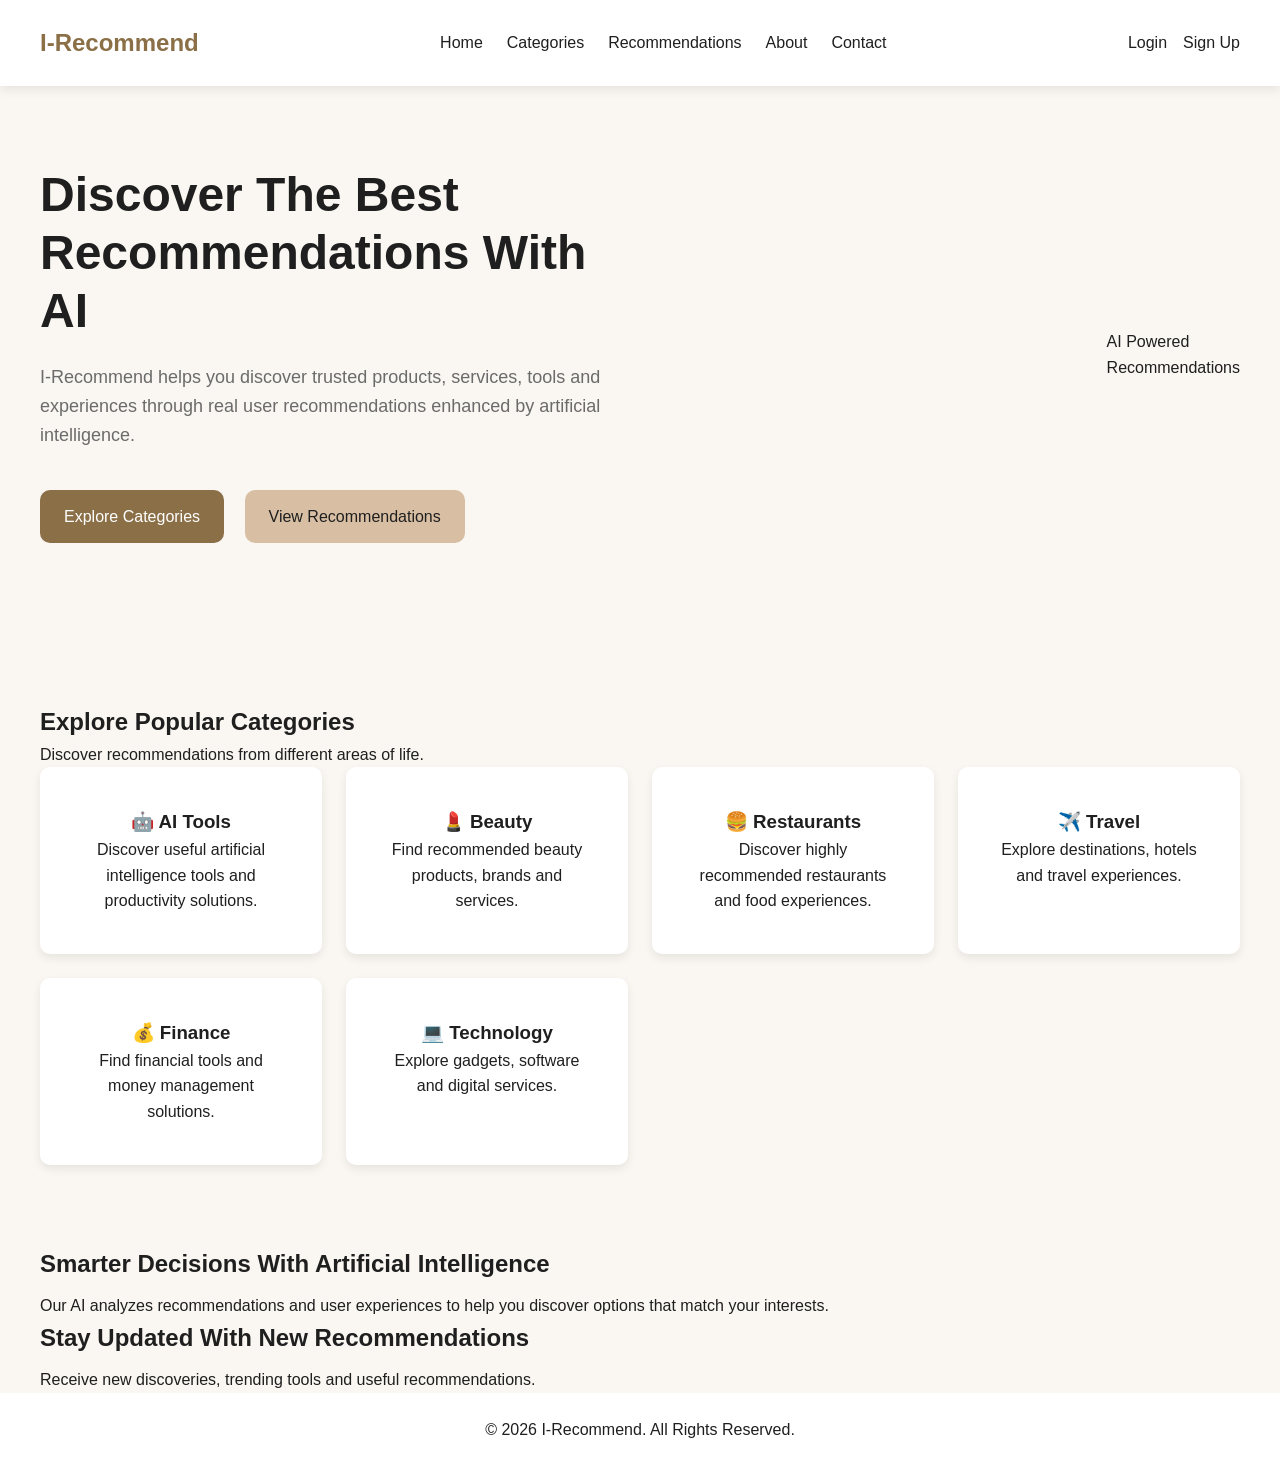
<file: index.html>
<!DOCTYPE html>
<html lang="en">

<head>

<meta charset="UTF-8">

<meta name="viewport" content="width=device-width, initial-scale=1.0">

<title>I-Recommend | AI Powered Recommendations</title>

<meta name="description" content="Discover trusted recommendations for products, services, tools, places and experiences powered by AI and community insights.">


<link rel="stylesheet" href="css/variables.css">

<link rel="stylesheet" href="css/styles.css">

<link rel="stylesheet" href="css/responsive.css">

<link rel="stylesheet" href="css/animations.css">


</head>


<body>


<header>


<nav class="navbar">


<div class="logo">
I-Recommend
</div>



<ul class="nav-links">


<li>
<a href="index.html">Home</a>
</li>


<li>
<a href="categories.html">Categories</a>
</li>


<li>
<a href="recommendation.html">Recommendations</a>
</li>


<li>
<a href="about.html">About</a>
</li>


<li>
<a href="contact.html">Contact</a>
</li>


</ul>




<div class="auth-buttons">


<a href="login.html">
Login
</a>


<a href="signup.html">
Sign Up
</a>


</div>


</nav>


</header>





<main>



<section class="hero">


<div class="hero-content">


<h1>
Discover The Best Recommendations With AI
</h1>


<p>
I-Recommend helps you discover trusted products, services, tools and experiences through real user recommendations enhanced by artificial intelligence.
</p>



<div class="hero-actions">


<a href="categories.html" class="primary-btn">
Explore Categories
</a>


<a href="recommendation.html" class="secondary-btn">
View Recommendations
</a>


</div>


</div>





<div class="hero-image">


<div class="ai-card">

AI Powered
<br>
Recommendations

</div>


</div>



</section>







<section class="categories-preview">


<h2>
Explore Popular Categories
</h2>


<p>
Discover recommendations from different areas of life.
</p>




<div class="category-container">





<div class="category-card">

<h3>
🤖 AI Tools
</h3>

<p>
Discover useful artificial intelligence tools and productivity solutions.
</p>

</div>






<div class="category-card">

<h3>
💄 Beauty
</h3>

<p>
Find recommended beauty products, brands and services.
</p>

</div>






<div class="category-card">

<h3>
🍔 Restaurants
</h3>

<p>
Discover highly recommended restaurants and food experiences.
</p>

</div>






<div class="category-card">

<h3>
✈️ Travel
</h3>

<p>
Explore destinations, hotels and travel experiences.
</p>

</div>






<div class="category-card">

<h3>
💰 Finance
</h3>

<p>
Find financial tools and money management solutions.
</p>

</div>






<div class="category-card">

<h3>
💻 Technology
</h3>

<p>
Explore gadgets, software and digital services.
</p>

</div>





</div>



</section>








<section class="ai-section">


<h2>
Smarter Decisions With Artificial Intelligence
</h2>


<p>
Our AI analyzes recommendations and user experiences to help you discover options that match your interests.
</p>


</section>








<section class="newsletter">


<h2>
Stay Updated With New Recommendations
</h2>


<p>
Receive new discoveries, trending tools and useful recommendations.
</p>


</section>





</main>







<footer>


<p>
© 2026 I-Recommend. All Rights Reserved.
</p>


</footer>




<script src="js/app.js"></script>

<script src="js/search.js"></script>


</body>


</html>
</file>
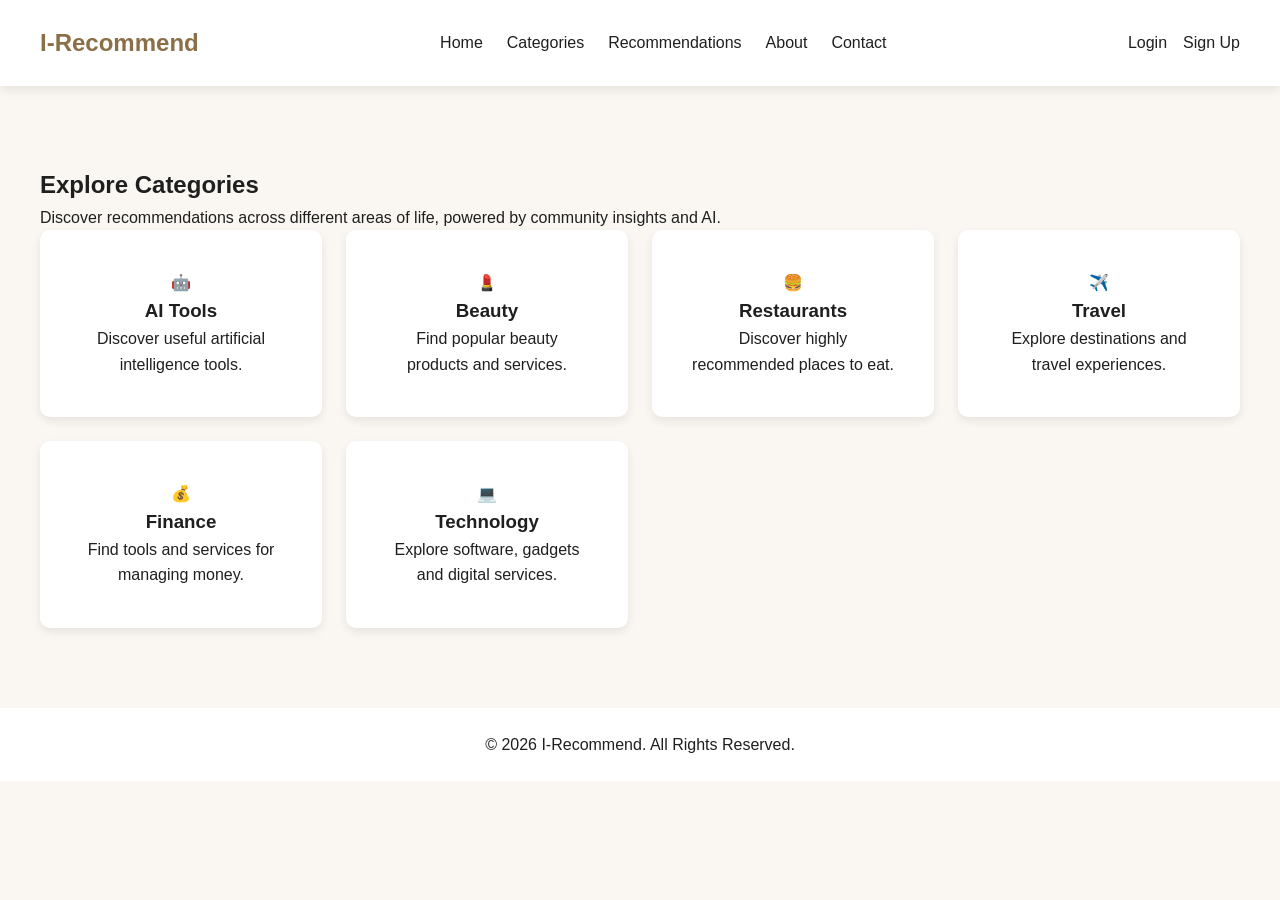
<file: categories.html>
<!DOCTYPE html>
<html lang="en">

<head>

<meta charset="UTF-8">

<meta name="viewport" content="width=device-width, initial-scale=1.0">

<title>Categories | I-Recommend</title>

<meta name="description" content="Explore recommendation categories on I-Recommend.">

<link rel="stylesheet" href="css/variables.css">

<link rel="stylesheet" href="css/styles.css">

<link rel="stylesheet" href="css/responsive.css">

<link rel="stylesheet" href="css/animations.css">

</head>


<body>


<header>


<nav class="navbar">


<div class="logo">

I-Recommend

</div>



<ul class="nav-links">


<li>
<a href="index.html">Home</a>
</li>


<li>
<a href="categories.html">Categories</a>
</li>


<li>
<a href="recommendation.html">Recommendations</a>
</li>


<li>
<a href="about.html">About</a>
</li>


<li>
<a href="contact.html">Contact</a>
</li>


</ul>



<div class="auth-buttons">


<a href="login.html">
Login
</a>


<a href="signup.html">
Sign Up
</a>


</div>


</nav>


</header>





<main>



<section class="categories-preview">


<h1>
Explore Categories
</h1>


<p>
Discover recommendations across different areas of life, powered by community insights and AI.
</p>



<div class="category-container">



<div class="category-card">

🤖

<h3>
AI Tools
</h3>

<p>
Discover useful artificial intelligence tools.
</p>

</div>





<div class="category-card">

💄

<h3>
Beauty
</h3>

<p>
Find popular beauty products and services.
</p>

</div>





<div class="category-card">

🍔

<h3>
Restaurants
</h3>

<p>
Discover highly recommended places to eat.
</p>

</div>





<div class="category-card">

✈️

<h3>
Travel
</h3>

<p>
Explore destinations and travel experiences.
</p>

</div>





<div class="category-card">

💰

<h3>
Finance
</h3>

<p>
Find tools and services for managing money.
</p>

</div>





<div class="category-card">

💻

<h3>
Technology
</h3>

<p>
Explore software, gadgets and digital services.
</p>

</div>



</div>


</section>



</main>




<footer>


<p>
© 2026 I-Recommend. All Rights Reserved.
</p>


</footer>



<script src="js/app.js"></script>


</body>

</html>
</file>
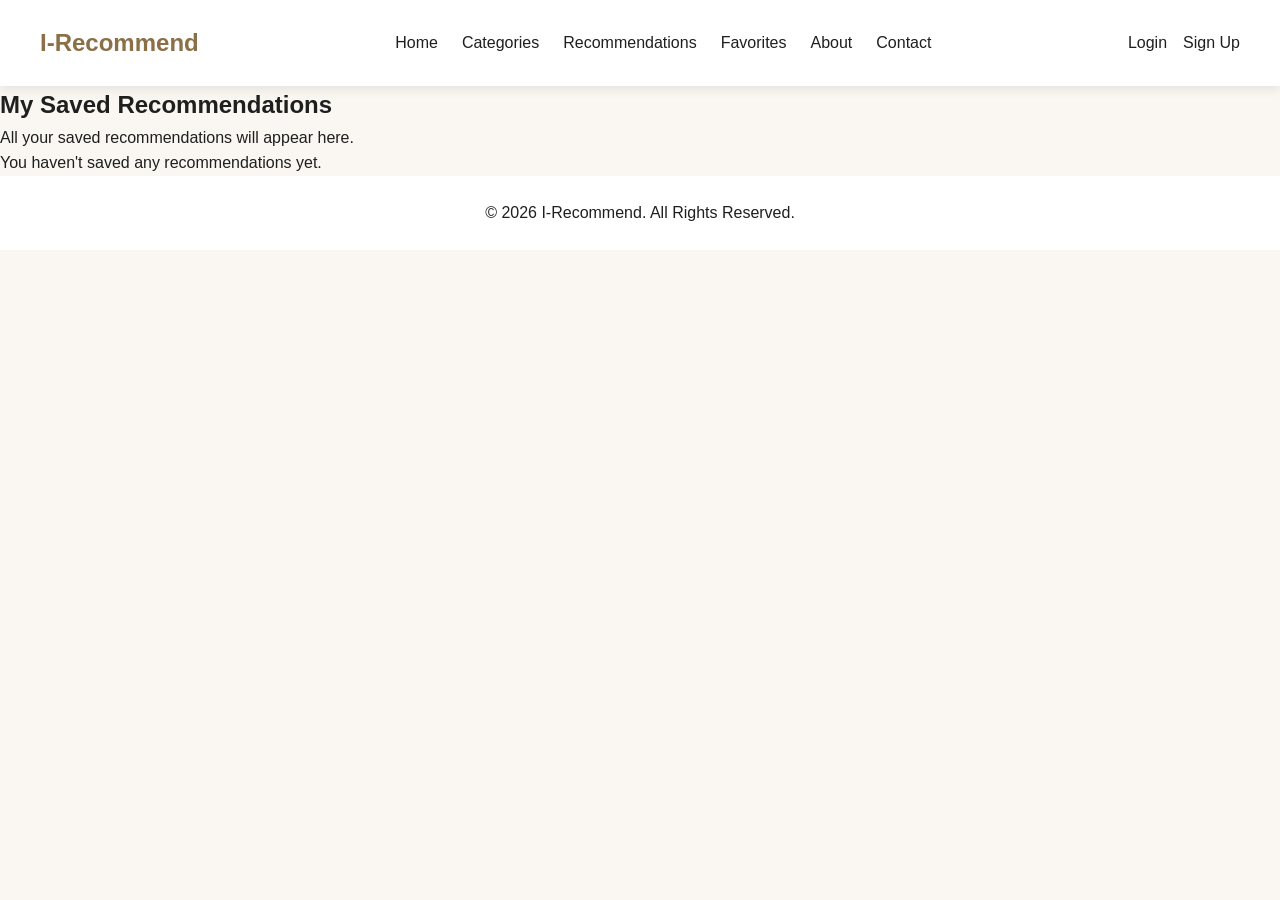
<file: favorites.html>
<!DOCTYPE html>
<html lang="en">

<head>

<meta charset="UTF-8">

<meta name="viewport" content="width=device-width, initial-scale=1.0">

<title>Favorites | I-Recommend</title>

<link rel="stylesheet" href="css/variables.css">
<link rel="stylesheet" href="css/styles.css">
<link rel="stylesheet" href="css/responsive.css">
<link rel="stylesheet" href="css/animations.css">

</head>

<body>

<header>

<nav class="navbar">

<div class="logo">

I-Recommend

</div>

<ul class="nav-links">

<li><a href="index.html">Home</a></li>

<li><a href="categories.html">Categories</a></li>

<li><a href="recommendation.html">Recommendations</a></li>

<li><a href="favorites.html">Favorites</a></li>

<li><a href="about.html">About</a></li>

<li><a href="contact.html">Contact</a></li>

</ul>

<div class="auth-buttons">

<a href="login.html">Login</a>

<a href="signup.html">Sign Up</a>

</div>

</nav>

</header>

<main>

<section class="page-header">

<h1>

My Saved Recommendations

</h1>

<p>

All your saved recommendations will appear here.

</p>

</section>

<section>

<div class="recommendation-grid" id="favoritesGrid">

</div>

</section>

</main>

<footer>

<p>

© 2026 I-Recommend. All Rights Reserved.

</p>

</footer>

<script src="js/app.js"></script>
<script src="js/favorites.js"></script>

</body>

</html>
</file>
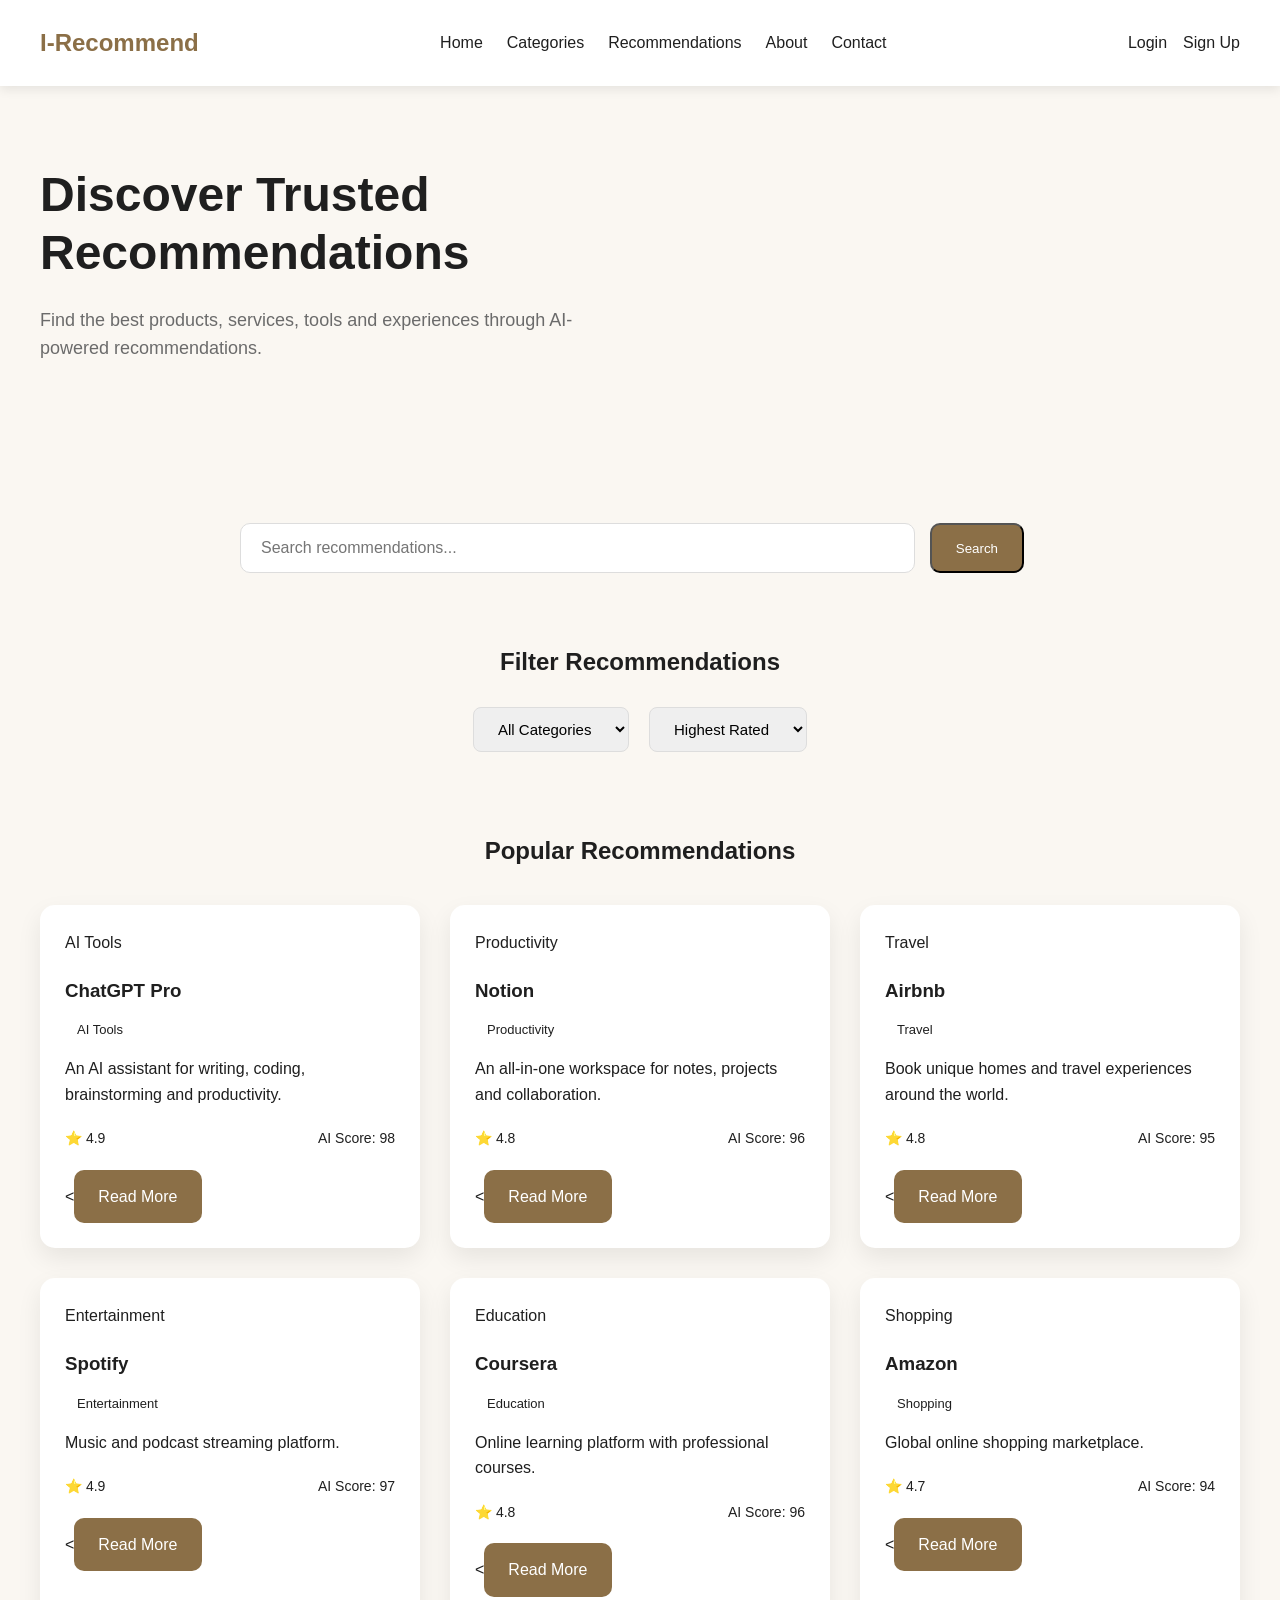
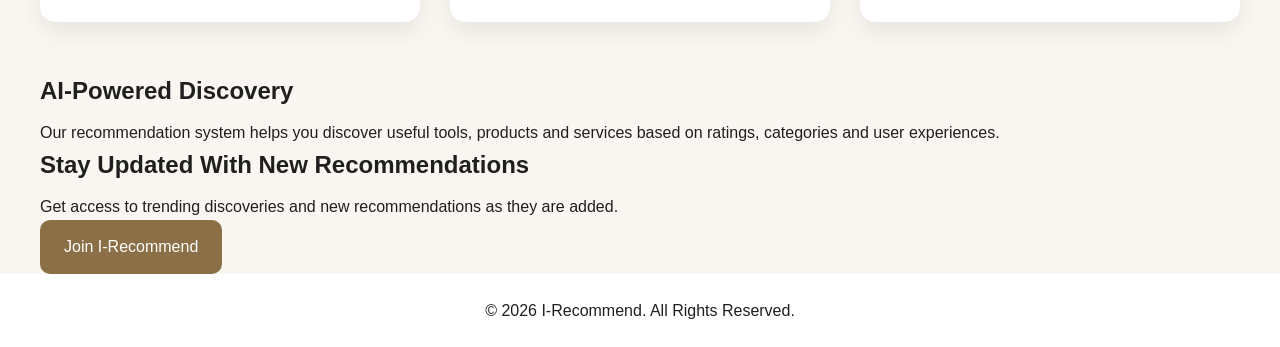
<file: recommendation.html>
<!DOCTYPE html>
<html lang="en">

<head>

<meta charset="UTF-8">

<meta name="viewport" content="width=device-width, initial-scale=1.0">

<title>Recommendations | I-Recommend</title>

<meta name="description" content="Discover AI-powered recommendations from I-Recommend.">


<link rel="stylesheet" href="css/variables.css">

<link rel="stylesheet" href="css/styles.css">

<link rel="stylesheet" href="css/responsive.css">

<link rel="stylesheet" href="css/animations.css">


</head>


<body>


<header>

<nav class="navbar">


<div class="logo">

I-Recommend

</div>




<ul class="nav-links">


<li>
<a href="index.html">Home</a>
</li>


<li>
<a href="categories.html">Categories</a>
</li>


<li>
<a href="recommendation.html">Recommendations</a>
</li>


<li>
<a href="about.html">About</a>
</li>


<li>
<a href="contact.html">Contact</a>
</li>


</ul>




<div class="auth-buttons">


<a href="login.html">
Login
</a>


<a href="signup.html">
Sign Up
</a>


</div>


</nav>


</header>





<main>



<section class="hero">


<div class="hero-content">


<h1>

Discover Trusted Recommendations

</h1>


<p>

Find the best products, services, tools and experiences through AI-powered recommendations.

</p>


</div>


</section>





<section class="search-section">


<div class="search-container">


<input
type="text"
id="searchInput"
placeholder="Search recommendations..."
>


<button class="primary-btn">

Search

</button>


</div>


</section>





<section class="filter-section">


<h2>

Filter Recommendations

</h2>


<div class="filters">


<select>

<option>
All Categories
</option>


<option>
AI Tools
</option>


<option>
Beauty
</option>


<option>
Travel
</option>


<option>
Technology
</option>


<option>
Finance
</option>


</select>





<select>

<option>
Highest Rated
</option>


<option>
Newest
</option>


<option>
Trending
</option>


</select>



</div>


</section>





<section class="recommendations">


<h2>

Popular Recommendations

</h2>



<div class="recommendation-grid">


</div>


</section>

<section class="ai-section">


<div class="section-content">


<h2>

AI-Powered Discovery

</h2>


<p>

Our recommendation system helps you discover useful tools, products and services based on ratings, categories and user experiences.

</p>


</div>


</section>





<section class="newsletter">


<div class="section-content">


<h2>

Stay Updated With New Recommendations

</h2>


<p>

Get access to trending discoveries and new recommendations as they are added.

</p>


<a href="signup.html" class="primary-btn">

Join I-Recommend

</a>


</div>


</section>



</main>





<footer>


<p>

© 2026 I-Recommend. All Rights Reserved.

</p>


</footer>



<script src="js/app.js"></script>


<script src="js/search.js"></script>


</body>


</html>
</file>
<file: css/variables.css>
:root {

/* Brand Colors */

--primary-color: #8B6F47;
--secondary-color: #D8BFA3;
--accent-color: #6A4E42;

--background-color: #FAF7F2;
--surface-color: #FFFFFF;

--text-primary: #1F1F1F;
--text-secondary: #6B6B6B;


/* Buttons */

--button-radius: 10px;


/* Typography */

--font-primary: "Inter", Arial, sans-serif;


/* Spacing System */

--space-xs: 8px;
--space-sm: 16px;
--space-md: 24px;
--space-lg: 40px;
--space-xl: 80px;


/* Shadows */

--shadow-small:
0 4px 10px rgba(0,0,0,0.08);


--shadow-medium:
0 10px 30px rgba(0,0,0,0.12);


}
</file>
<file: css/styles.css>
/* Global Reset */

* {
margin: 0;
padding: 0;
box-sizing: border-box;
}



body {

font-family: var(--font-primary);

background: var(--background-color);

color: var(--text-primary);

line-height: 1.6;

}

.container {
width: min(1200px, 90%);
margin: 0 auto;
}



a {

text-decoration: none;

color: inherit;

}



ul {

list-style: none;

}



/* Navigation */


.navbar {

display: flex;

justify-content: space-between;

align-items: center;

padding: var(--space-md) var(--space-lg);

background: var(--surface-color);

box-shadow: var(--shadow-small);

}



.logo {

font-size: 24px;

font-weight: 700;

color: var(--primary-color);

}



.nav-links {

display: flex;

gap: var(--space-md);

}



.nav-links a {

color: var(--text-primary);

}



.auth-buttons {

display: flex;

gap: var(--space-sm);

}




/* Hero */


.hero {

display: flex;

justify-content: space-between;

align-items: center;

padding: var(--space-xl) var(--space-lg);

}



.hero-content {

max-width: 600px;

}



.hero h1 {

font-size: 48px;

line-height: 1.2;

margin-bottom: var(--space-md);

}



.hero p {

color: var(--text-secondary);

font-size: 18px;

margin-bottom: var(--space-lg);

}




/* Buttons */


.primary-btn,
.secondary-btn {

display: inline-block;

padding: 14px 24px;

border-radius: var(--button-radius);

margin-right: var(--space-sm);

}



.primary-btn {

background: var(--primary-color);

color:white;

}



.secondary-btn {

background: var(--secondary-color);

}



/* Categories */


.categories-preview {

padding: var(--space-xl) var(--space-lg);

}



.category-container {

display:grid;

grid-template-columns:repeat(4,1fr);

gap:var(--space-md);

}



.category-card {

background:white;

padding:40px;

border-radius:var(--button-radius);

box-shadow:var(--shadow-small);

text-align:center;

}



/* Footer */


footer {

text-align:center;

padding:var(--space-md);

background:white;

}

.ai-section,
.newsletter {
padding-left: 40px;
padding-right: 40px;
}

.ai-section h2,
.newsletter h2 {
margin-bottom: 10px;
}

.ai-section p,
.newsletter p {
margin-top: 0;
}

/* =========================
RECOMMENDATION PAGE
========================= */


.search-section {

padding: 40px 20px;

display: flex;

justify-content: center;

}



.search-container {

display: flex;

gap: 15px;

width: 100%;

max-width: 800px;

}



.search-container input {

flex: 1;

padding: 15px 20px;

border-radius: 10px;

border: 1px solid #ddd;

font-size: 16px;

}





.filter-section {

padding: 30px 40px;

text-align: center;

}



.filters {

display: flex;

justify-content: center;

gap: 20px;

margin-top: 25px;

flex-wrap: wrap;

}



.filters select {

padding: 12px 20px;

border-radius: 8px;

border: 1px solid #ddd;

font-size: 15px;

}






.recommendations {

padding: 50px 40px;

}



.recommendations h2 {

text-align: center;

margin-bottom: 35px;

}





.recommendation-grid {

display: grid;

grid-template-columns: repeat(3, 1fr);

gap: 30px;

}






.recommendation-card {

padding: 25px;

border-radius: 15px;

background: white;

box-shadow: 0 10px 25px rgba(0,0,0,0.08);

transition: transform 0.3s ease;

}





.recommendation-card:hover {

transform: translateY(-5px);

}





.recommendation-card img {

width: 100%;

height: 180px;

object-fit: cover;

border-radius: 10px;

}



.recommendation-card h3 {

margin-top: 20px;

}



.category-tag {

display: inline-block;

margin: 10px 0;

padding: 5px 12px;

border-radius: 20px;

font-size: 13px;

}



.card-footer {

display: flex;

justify-content: space-between;

margin: 20px 0;

font-size: 14px;

}





@media (max-width: 900px) {


.recommendation-grid {

grid-template-columns: repeat(2, 1fr);

}


}





@media (max-width: 600px) {


.search-container {

flex-direction: column;

}



.recommendation-grid {

grid-template-columns: 1fr;

}



.recommendations {

padding: 30px 20px;

}


}

/* =====================================
RECOMMENDATION DETAILS PAGE
===================================== */

.details-hero{

padding:60px 40px;

}

.back-link{

display:inline-block;

margin-bottom:30px;

text-decoration:none;

font-weight:600;

}

.details-container{

display:grid;

grid-template-columns:1fr 1.2fr;

gap:50px;

align-items:start;

}

.details-image{

width:100%;

}

.details-image .placeholder-image{

height:400px;

border-radius:16px;

display:flex;

justify-content:center;

align-items:center;

font-size:2rem;

font-weight:bold;

background:#ececec;

}

.details-content h1{

margin:15px 0;

}

.details-rating{

display:flex;

gap:25px;

margin:20px 0;

font-weight:600;

}

.details-content p{

line-height:1.8;

margin-bottom:30px;

}

.pros-list,
.cons-list{

margin:15px 0 30px 20px;

line-height:2;

}

.details-actions{

display:flex;

gap:20px;

flex-wrap:wrap;

margin-top:30px;

}

.related-recommendations{

padding:70px 40px;

}

.related-recommendations h2{

text-align:center;

margin-bottom:35px;

}

@media (max-width:900px){

.details-container{

grid-template-columns:1fr;

}

.details-image .placeholder-image{

height:280px;

}

}

.details-image img{

width:100%;

height:400px;

object-fit:cover;

border-radius:16px;

display:block;

}

.user-rating {
margin-top: 40px;
}

#ratingStars {
display: flex;
gap: 10px;
font-size: 2rem;
cursor: pointer;
margin: 15px 0;
}

#ratingStars span {
opacity: 0.4;
transition: opacity 0.2s ease;
}

#ratingStars span.active {
opacity: 1;
}

.user-reviews{
margin-top:50px;
}

#reviewInput{

width:100%;

min-height:120px;

padding:15px;

border-radius:10px;

margin:20px 0;

font-size:1rem;

resize:vertical;

}

#reviewsContainer{

margin-top:30px;

}

.review-card{

padding:20px;

border:1px solid #ddd;

border-radius:10px;

margin-bottom:15px;

background:#fff;

}
</file>
<file: css/responsive.css>
/* =========================
TABLET RESPONSIVENESS
========================= */


@media (max-width: 1024px) {


.navbar {

padding: 20px 30px;

}



.hero {

padding: 70px 30px;

gap: 30px;

}



.hero h1 {

font-size: 45px;

}



.hero-image {

width: 300px;

height: 300px;

}



.category-container {

grid-template-columns: repeat(2, 1fr);

}


}





/* =========================
MOBILE RESPONSIVENESS
========================= */


@media (max-width: 768px) {



.navbar {

flex-direction: column;

gap: 20px;

padding: 20px;

}



.nav-links {

flex-direction: column;

text-align: center;

gap: 15px;

}



.auth-buttons {

justify-content: center;

}



.hero {

flex-direction: column;

text-align: center;

padding: 50px 20px;

}



.hero h1 {

font-size: 36px;

}



.hero p {

font-size: 16px;

}



.hero-actions {

flex-direction: column;

align-items: center;

}



.hero-image {

width: 250px;

height: 250px;

}



.category-container {

grid-template-columns: 1fr;

}



.categories-preview {

padding: 50px 20px;

}



.ai-section {

padding: 50px 20px;

}



.newsletter {

padding: 50px 20px;

}


}
</file>
<file: css/animations.css>
/* =========================
FADE ANIMATION
========================= */


@keyframes fadeIn {

from {

opacity: 0;

transform: translateY(20px);

}


to {

opacity: 1;

transform: translateY(0);

}

}





/* =========================
FLOAT ANIMATION
========================= */


@keyframes float {


0% {

transform: translateY(0);

}



50% {

transform: translateY(-15px);

}



100% {

transform: translateY(0);

}


}





/* =========================
APPLY ANIMATIONS
========================= */


.hero-content {

animation: fadeIn 1s ease forwards;

}



.ai-card {

animation: float 4s ease-in-out infinite;

}



.category-card {

animation: fadeIn 0.8s ease forwards;

}





/* =========================
HOVER EFFECTS
========================= */


.category-card:hover {

transition: transform 0.3s ease;

}



.primary-btn:hover,
.secondary-btn:hover {

transition: all 0.3s ease;

}
</file>
